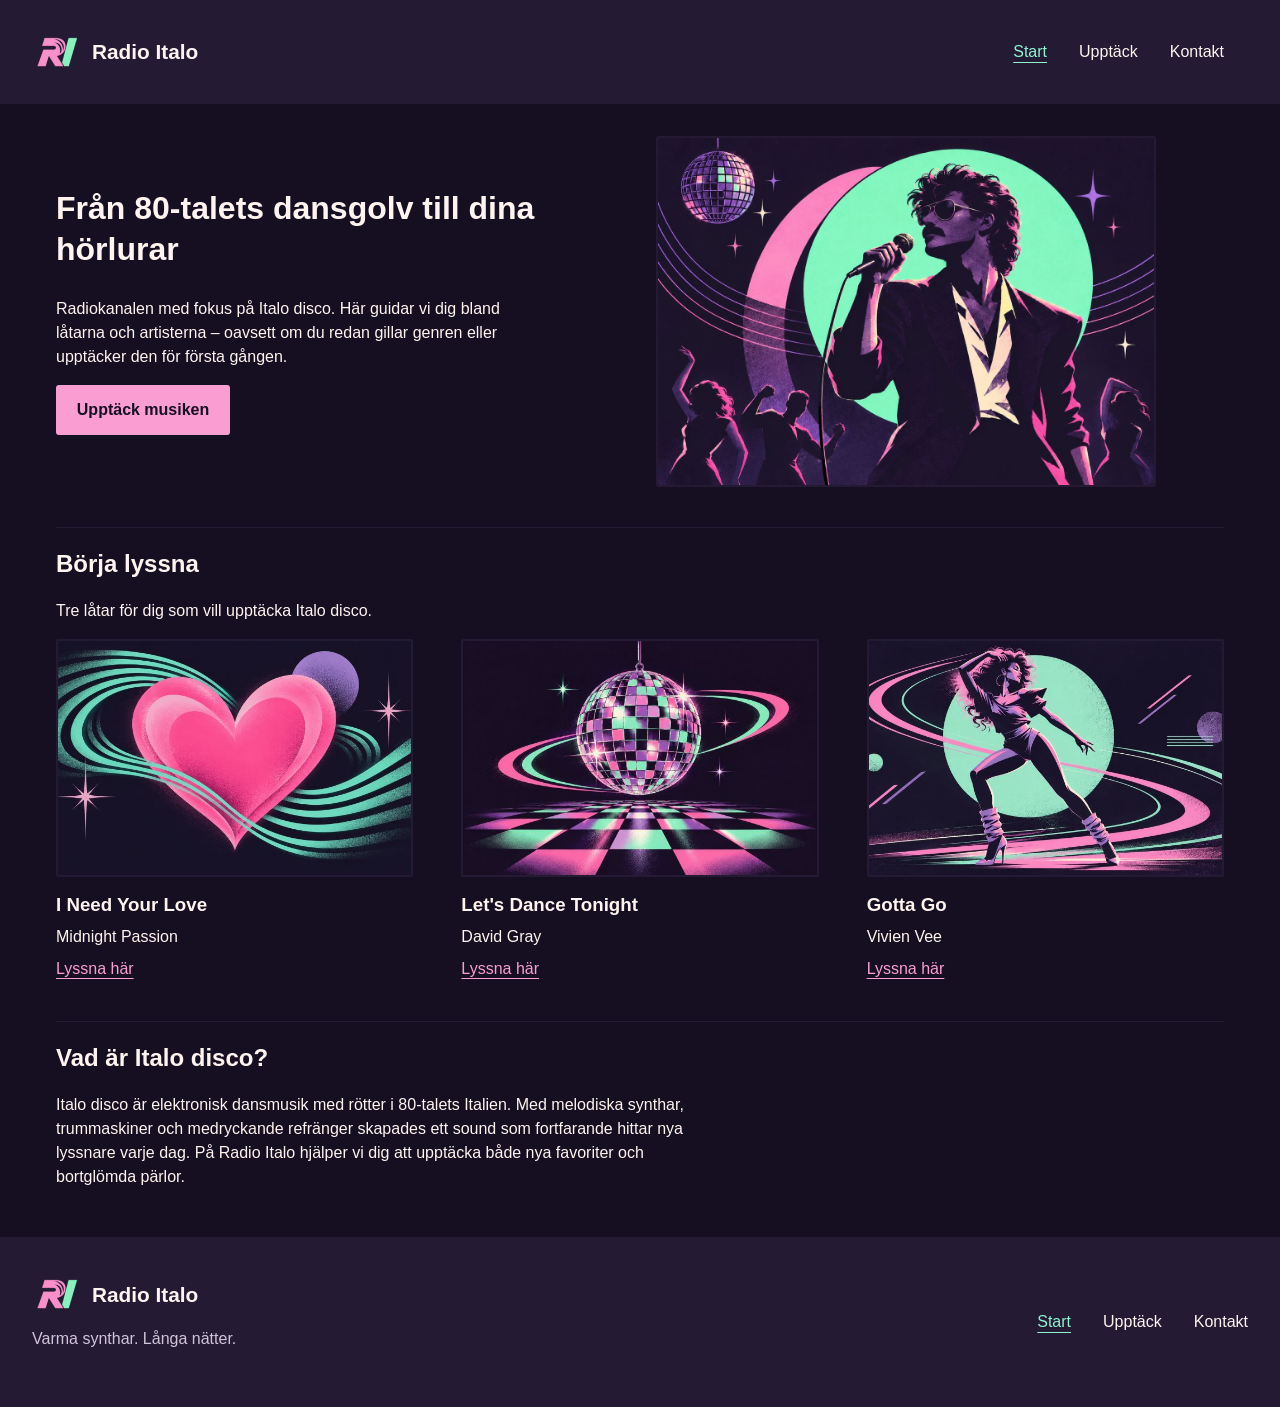
<file: index.html>
<!DOCTYPE html>
<html lang="sv">
<head>
    <meta charset="UTF-8">
    <meta name="viewport" content="width=device-width, initial-scale=1.0">
    <title>Radio Italo - Start</title>
    <link rel="icon" type="image/png" href="images/RI_logo.png">
    <link rel="stylesheet" href="css/style.css">
    <script src="js/script.js" defer></script>
</head>
<body>
    <!-- Sidhuvud med huvudnavigation.-->
    <header class="site-header">
        <a href="index.html" class="logo">
            <img src="images/RI_logo.png" alt="Logotyp" class="header-logo">
            <span>Radio Italo</span>
        </a>
        <!-- Menyknapp -->
        <button class="menu" type="button" aria-label="Öppna meny" aria-expanded="false" aria-controls="main-nav">☰</button>
        <!-- Huvudnavigation-->
        <nav id="main-nav" aria-label="Huvudnavigation">
            <ul class="list">
                <li>
                    <a href="index.html" aria-current="page">Start</a>
                </li>
                <li>
                    <a href="upptack.html">Upptäck</a>
                </li>
                <li>
                    <a href="kontakt.html">Kontakt</a>
                </li>
            </ul>
        </nav>
    </header>
    <!--Introduktion på startsidan-->
    <main>
        <section class="hero">
            <div class="hero-content">
                <h1 id="hero-heading">Från 80-talets dansgolv till dina hörlurar</h1>
                <p>Radiokanalen med fokus på Italo disco. Här guidar vi dig bland låtarna och artisterna – oavsett om du redan gillar
                    genren eller upptäcker den för första gången.
                </p>
                <a class="button" href="upptack.html">Upptäck musiken</a>
            </div>
            <img class="hero-img" src="images/hero-img.jpg" alt="Sångare med mikrofon och solglasögon">
        </section>
        <!--Sektion med tre musiktips-->
        <section class="music-tips">
            <h2>Börja lyssna</h2>
            <p>Tre låtar för dig som vill upptäcka Italo disco.</p>
            <div class="music-list">
                <article class="music-card">
                    <img src="images/music-card1.jpg" alt="Ett hjärta">
                    <h3>I Need Your Love</h3>
                    <p>Midnight Passion</p>
                    <a href="upptack.html#i-need-your-love">Lyssna här</a>
                </article>
                <article class="music-card">
                    <img src="images/music-card2.jpg" alt="En discokula">
                    <h3>Let's Dance Tonight</h3>
                    <p>David Gray</p>
                    <a href="upptack.html#lets-dance-tonight">Lyssna här</a>
                </article>
                <article class="music-card">
                    <img src="images/music-card3.jpg" alt="En dansande person">
                    <h3>Gotta Go</h3>
                    <p>Vivien Vee</p>
                    <a href="upptack.html#gotta-go">Lyssna här</a>
                </article>
            </div>
        </section>
        <!--Information om musikgenren-->
        <section class="about-italo">
            <h2>Vad är Italo disco?</h2>
            <p>
                Italo disco är elektronisk dansmusik med rötter i
                80-talets Italien. Med melodiska synthar, trummaskiner
                och medryckande refränger skapades ett sound som fortfarande
                hittar nya lyssnare varje dag. På Radio Italo hjälper vi dig att
                upptäcka både nya favoriter och bortglömda pärlor.
            </p>
        </section>
    </main>
    <!--Sidfot-->
    <footer class="site-footer">
        <a class="logo" href="index.html">
            <img src="images/RI_logo.png" alt="Logotyp" class="footer-logo">
            <span>Radio Italo</span>
        </a>
        <p>Varma synthar. Långa nätter.</p>

        <!--Sidfotens navigering-->
        <nav aria-label="Sidfotsnavigation">
            <ul class="footer-links">
                <li>
                    <a href="index.html" aria-current="page">Start</a>
                </li>
                <li>
                    <a href="upptack.html">Upptäck</a>
                </li>
                <li>
                    <a href="kontakt.html">Kontakt</a>
                </li>
            </ul>
        </nav>
    </footer>
</body>
</html>
</file>
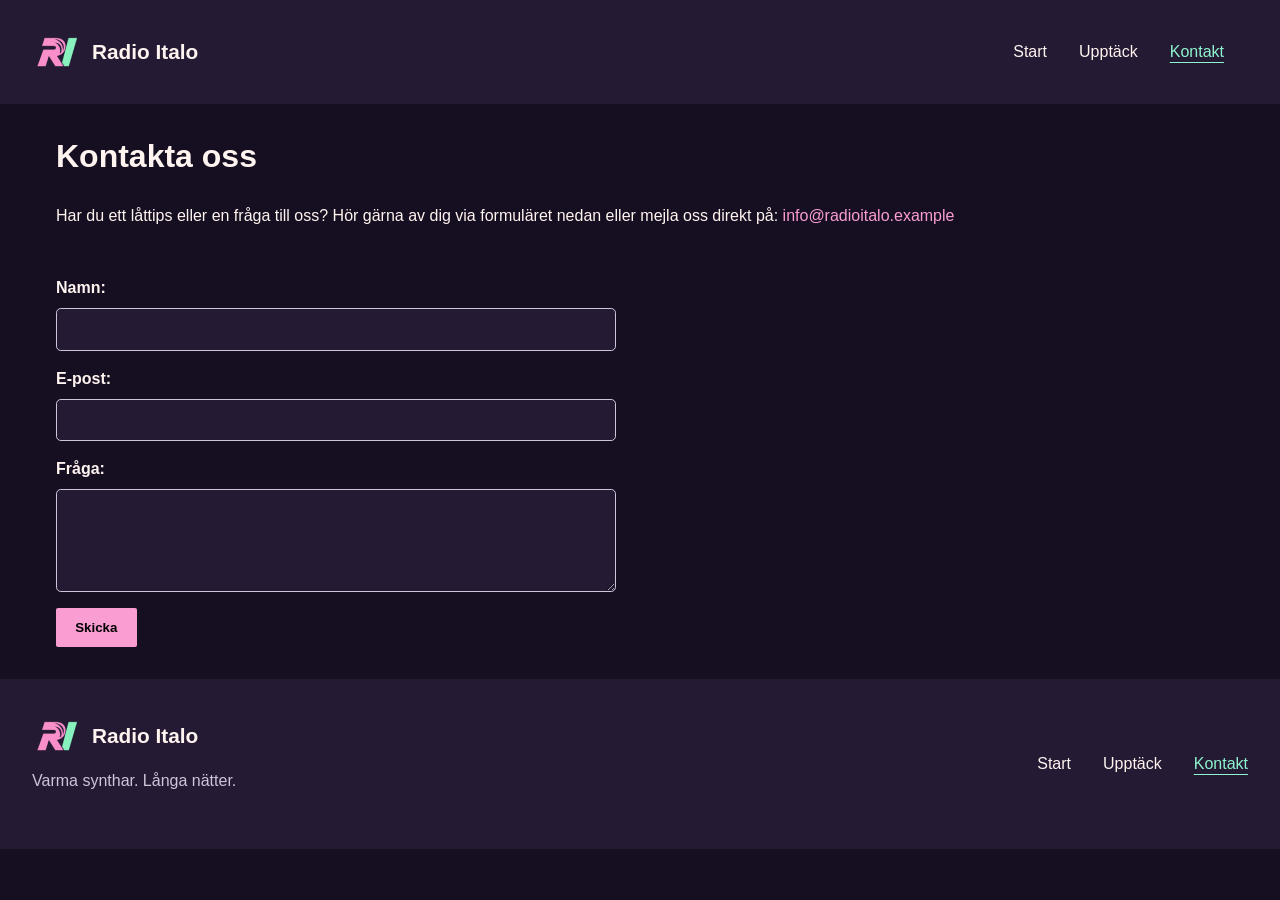
<file: kontakt.html>
<!DOCTYPE html>
<html lang="sv">
<head>
    <meta charset="UTF-8">
    <meta name="viewport" content="width=device-width, initial-scale=1.0">
    <title>Radio Italo - Kontakt</title>
    <link rel="icon" type="image/png" href="images/RI_logo.png">
    <link rel="stylesheet" href="css/style.css">
    <script src="js/script.js" defer></script>
</head>
<body>
    <!-- Sidhuvud med huvudnavigation.-->
    <header class="site-header">
        <a href="index.html" class="logo">
            <img src="images/RI_logo.png" alt="Logotyp" class="header-logo">
            <span>Radio Italo</span> 
        </a>
        <button class="menu" type="button" aria-label="Öppna meny" aria-expanded="false" aria-controls="main-nav">☰</button>
        <nav id="main-nav" aria-label="Huvudnavigation">
            <ul class="list">
                <li>
                    <a href="index.html">Start</a>
                </li>
                <li>
                    <a href="upptack.html">Upptäck</a>
                </li>
                <li>
                    <a href="kontakt.html" aria-current="page">Kontakt</a>
                </li>
            </ul>
        </nav>
    </header>
    <main>
        <!--Kontaktformulär och kontaktuppgifter-->
        <section class="contact">
            <h1>Kontakta oss</h1>
            <p>Har du ett låttips eller en fråga till oss? Hör gärna av dig via formuläret nedan eller mejla oss direkt på: <a href="mailto:info@radioitalo.example" class="contact-email">info@radioitalo.example</a></p>
            <form id="contact-form" novalidate>
                <ul id="form-error"></ul>
                <label for="name">Namn:</label>
                <input type="text" id="name" name="name">
                <label for="email">E-post:</label>
                <input type="email" id="email" name="email">
                <label for="message">Fråga:</label>
                <textarea id="message" name="message" rows="5"></textarea>
                <button type="submit">Skicka</button>
            </form>
        </section>
    </main>
        <!--Sidfot-->
    <footer class="site-footer">
        <a class="logo" href="index.html">
            <img src="images/RI_logo.png" alt="Logotyp" class="footer-logo">
            <span>Radio Italo</span>
        </a>
        <p>Varma synthar. Långa nätter.</p>

        <!--Sidfotens navigering-->
        <nav aria-label="Sidfotsnavigation">
            <ul class="footer-links">
                <li>
                    <a href="index.html">Start</a>
                </li>
                <li>
                    <a href="upptack.html">Upptäck</a>
                </li>
                <li>
                    <a href="kontakt.html" aria-current="page">Kontakt</a>
                </li>
            </ul>
        </nav>
    </footer>
</body>
</html>
</file>
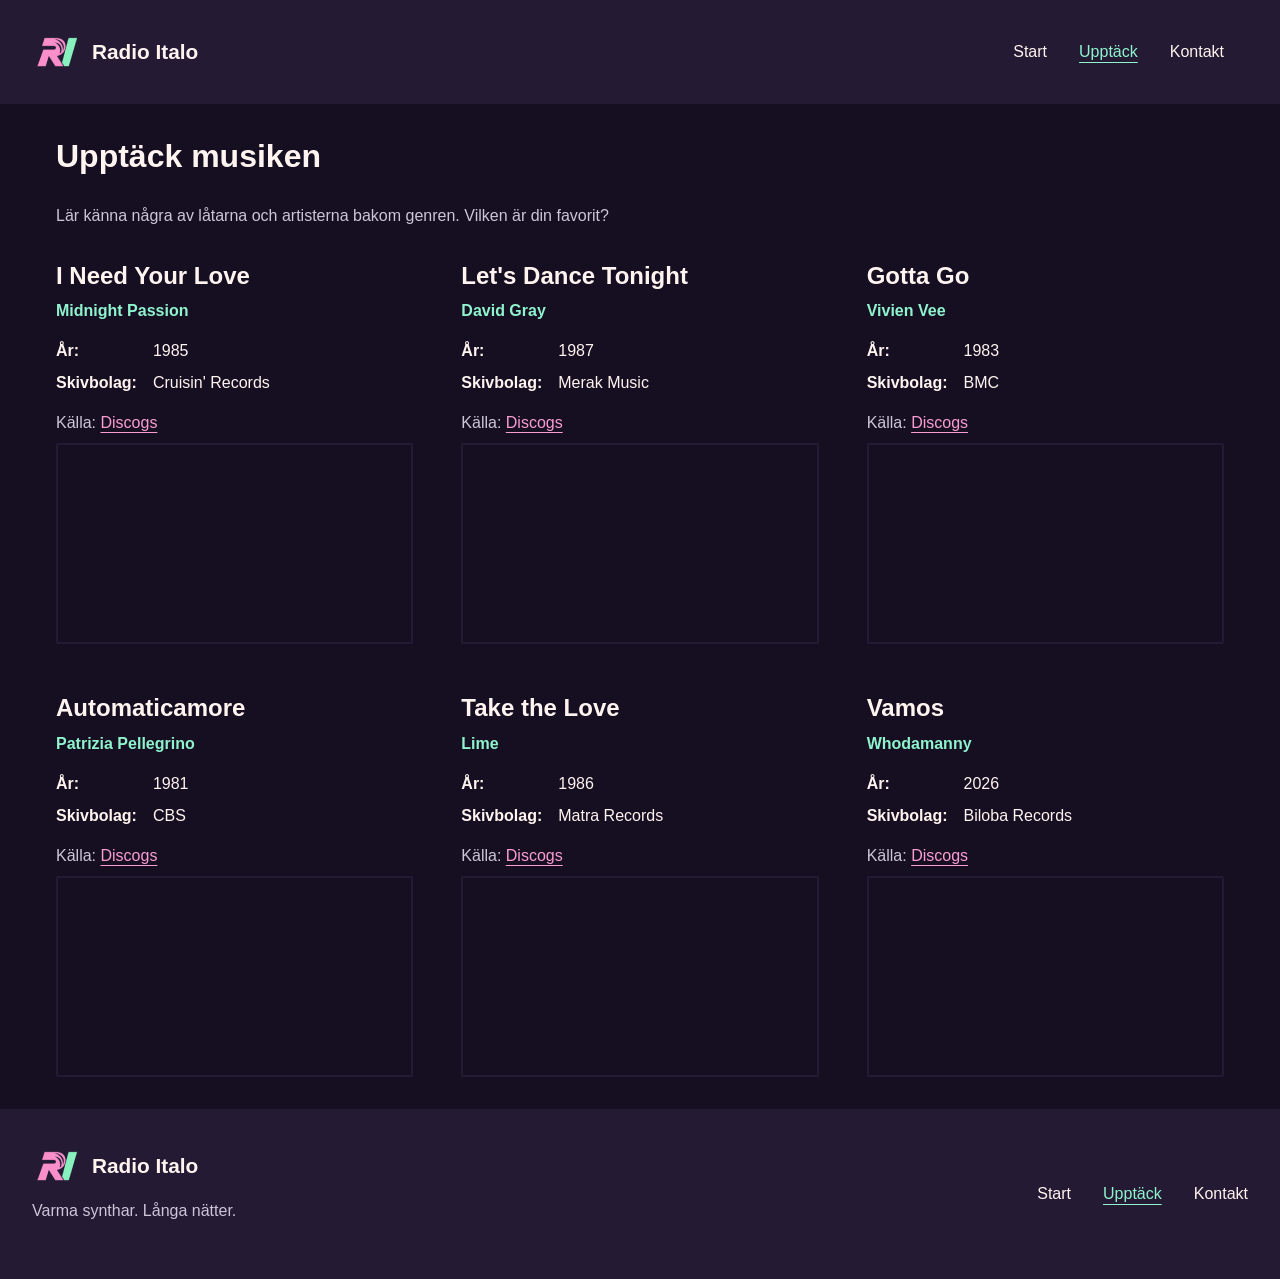
<file: upptack.html>
<!DOCTYPE html>
<html lang="sv">
<head>
    <meta charset="UTF-8">
    <meta name="viewport" content="width=device-width, initial-scale=1.0">
    <title>Radio Italo - Upptäck</title>
    <link rel="icon" type="image/png" href="images/RI_logo.png">
    <link rel="stylesheet" href="css/style.css">
    <script src="js/script.js" defer></script>
</head>
<body>
    <!-- Sidhuvud med huvudnavigation.-->
    <header class="site-header">
        <a href="index.html" class="logo">
            <img src="images/RI_logo.png" alt="Logotyp" class="header-logo">
            <span>Radio Italo</span>
        </a>
        <button class="menu" type="button" aria-label="Öppna meny" aria-expanded="false" aria-controls="main-nav">☰</button>
        <nav id="main-nav" aria-label="Huvudnavigation">
            <ul class="list">
                <li>
                    <a href="index.html">Start</a>
                </li>
                <li>
                    <a href="upptack.html" aria-current="page">Upptäck</a>
                </li>
                <li>
                    <a href="kontakt.html">Kontakt</a>
                </li>
            </ul>
        </nav>
    </header>
    <main>
        <section class="discover-music">
            <h1>Upptäck musiken</h1>
            <p>Lär känna några av låtarna och artisterna bakom genren. Vilken är din favorit?</p>
            <!-- Sektion med låtar och information -->
            <div class="music-list">
                <article class="music-card" id="i-need-your-love">
                    <h2>I Need Your Love</h2>
                    <p class="artist">Midnight Passion</p>
                    <dl class="song-fact">
                        <dt>År:</dt>
                        <dd>1985</dd>
                        <dt>Skivbolag:</dt>
                        <dd>Cruisin' Records</dd>
                    </dl>
                    <p class="song-source">Källa: <a href="https://www.discogs.com/master/117682-Midnight-Passion-I-Need-Your-Love">Discogs</a></p>
                    <iframe width="320" height="200" src="https://www.youtube.com/embed/j6YNVhlaxiQ" title="YouTube video player" allow="accelerometer; autoplay; clipboard-write; encrypted-media; gyroscope; picture-in-picture; web-share" referrerpolicy="strict-origin-when-cross-origin" allowfullscreen></iframe>
                </article>
                <article class="music-card" id="lets-dance-tonight">
                    <h2>Let's Dance Tonight</h2>
                    <p class="artist">David Gray</p>
                    <dl class="song-fact">
                        <dt>År:</dt>
                        <dd>1987</dd>
                        <dt>Skivbolag:</dt>
                        <dd>Merak Music</dd>
                    </dl>
                    <p class="song-source">Källa: <a href="https://www.discogs.com/release/122485-David-Gray-Lets-Dance-Tonight">Discogs</a></p>
                    <iframe width="320" height="200" src="https://www.youtube.com/embed/QTrmfC1-eEU" title="YouTube video player" allow="accelerometer; autoplay; clipboard-write; encrypted-media; gyroscope; picture-in-picture; web-share" referrerpolicy="strict-origin-when-cross-origin" allowfullscreen></iframe>
                </article>
                <article class="music-card" id="gotta-go">
                    <h2>Gotta Go</h2>
                    <p class="artist">Vivien Vee</p>
                    <dl class="song-fact">
                        <dt>År:</dt>
                        <dd>1983</dd>
                        <dt>Skivbolag:</dt>
                        <dd>BMC</dd>
                    </dl>
                    <p class="song-source">Källa: <a href="https://www.discogs.com/release/211742-Vivien-Vee-Just-For-Me-Gotta-Go">Discogs</a></p>
                    <iframe width="320" height="200" src="https://www.youtube.com/embed/eqWaCqzXAQQ" title="YouTube video player" allow="accelerometer; autoplay; clipboard-write; encrypted-media; gyroscope; picture-in-picture; web-share" referrerpolicy="strict-origin-when-cross-origin" allowfullscreen></iframe>
                </article>
                <article class="music-card">
                    <h2>Automaticamore</h2>
                    <p class="artist">Patrizia Pellegrino</p>
                    <dl class="song-fact">
                        <dt>År:</dt>
                        <dd>1981</dd>
                        <dt>Skivbolag:</dt>
                        <dd>CBS</dd>
                    </dl>
                    <p class="song-source">Källa: <a href="https://www.discogs.com/release/2398088-Patrizia-Pellegrino-Automaticamore">Discogs</a></p>
                    <iframe width="320" height="200" src="https://www.youtube.com/embed/0mY27CVaNik" title="YouTube video player" allow="accelerometer; autoplay; clipboard-write; encrypted-media; gyroscope; picture-in-picture; web-share" referrerpolicy="strict-origin-when-cross-origin" allowfullscreen></iframe>
                </article>
                <article class="music-card">
                    <h2>Take the Love</h2>
                    <p class="artist">Lime</p>
                    <dl class="song-fact">
                        <dt>År:</dt>
                        <dd>1986</dd>
                        <dt>Skivbolag:</dt>
                        <dd>Matra Records</dd>
                    </dl>
                    <p class="song-source">Källa: <a href="https://www.discogs.com/release/155386-Lime-Take-The-Love">Discogs</a></p>
                    <iframe width="320" height="200" src="https://www.youtube.com/embed/9Hd5kYRCXeU" title="YouTube video player" allow="accelerometer; autoplay; clipboard-write; encrypted-media; gyroscope; picture-in-picture; web-share" referrerpolicy="strict-origin-when-cross-origin" allowfullscreen></iframe>
                </article>
                <article class="music-card">
                    <h2>Vamos</h2>
                    <p class="artist">Whodamanny</p>
                    <dl class="song-fact">
                        <dt>År:</dt>
                        <dd>2026</dd>
                        <dt>Skivbolag:</dt>
                        <dd>Biloba Records</dd>
                    </dl>
                    <p class="song-source">Källa: <a href="https://www.discogs.com/release/37604979-Whodamanny-Vamos">Discogs</a></p>
                    <iframe width="320" height="200" src="https://www.youtube.com/embed/q5F3V-JeZFs" title="YouTube video player" allow="accelerometer; autoplay; clipboard-write; encrypted-media; gyroscope; picture-in-picture; web-share" referrerpolicy="strict-origin-when-cross-origin" allowfullscreen></iframe>
                </article>
            </div>
        </section>
    </main>
        <!--Sidfot-->
    <footer class="site-footer">
        <a class="logo" href="index.html">
            <img src="images/RI_logo.png" alt="Logotyp" class="footer-logo">
            <span>Radio Italo</span>
        </a>
        <p>Varma synthar. Långa nätter.</p>

        <!--Sidfotens navigering-->
        <nav aria-label="Sidfotsnavigation">
            <ul class="footer-links">
                <li>
                    <a href="index.html">Start</a>
                </li>
                <li>
                    <a href="upptack.html" aria-current="page">Upptäck</a>
                </li>
                <li>
                    <a href="kontakt.html">Kontakt</a>
                </li>
            </ul>
        </nav>
    </footer>
</body>
</html>
</file>
<file: css/style.css>
* {
    box-sizing: border-box;
}

body {
    margin: 0;
    font-family: Arial, Helvetica, sans-serif;
    color: #FFF4EF;
    background-color: #160f22;
    line-height: 1.5;
}

iframe {
    border: 2px solid #241a34;
    max-width: 100%;
    border-radius: 2px;
}

img {
    display: block;
    height: auto;
    max-width: 100%;
}
/* CSS för sidhuvud */
.site-header {
    display: flex;
    justify-content: space-between;
    align-items: center;
    flex-wrap: wrap;
    background-color: #241a34;
    gap: 1rem;
    padding: 1rem;
}
/* CSS för logotyp */
.logo {
    color: #FFF4EF;
    text-decoration: none;
    font-weight: bold;
    font-size: 1.3rem;
    display: inline-flex;
    align-items: center;
    gap: 10px;
}
.header-logo {
    height: 50px;
    width: 50px;
    object-fit: contain;
}
/* CSS för meny */
.menu {
    border: 0;
    padding: 1rem;
    color: #FFF4EF;
    background: transparent;
    font-size: 1.7rem;
    cursor: pointer;
}
/* CSS för huvudnavigation */
#main-nav {
    width: 100%;
    display: none;
}
#main-nav.is-open {
    display: block;
}

.list {
    display: flex;
    flex-direction: column;
    margin: 0;
    padding: 0;
    gap: 0.8rem;
    list-style: none;
}
.list a {
    text-decoration: none;
    color: #fff4ef
}
.list a:hover {
    color: #FA9DD2;
}
.list a[aria-current="page"] {
    text-decoration: underline;
    color: #8ff4ce;
    text-underline-offset: 0.3rem;
}
/* CSS för huvudinneållet */
main {
    margin: 0 auto;
    padding: 2rem 1rem;
    max-width: 1200px;
}
main > section + section {
    margin-top: 2.5rem;
    border-top: 1px solid #241a34;
}

h1 {
    margin-top: 0;
    font-size: 2rem;
}
h2 {
    font-size: 1.5rem;
}
p {
    margin-top: 0;
}
h1, h2, h3 {
    line-height: 1.3;
}
/* CSS för hero-sektionen */
.hero {
    display: flex;
    flex-direction: column;
    gap: 1.7rem;
}
.hero-content p {
    max-width: 30rem;
}
.hero-img {
    width: 100%;
    max-width: 500px;
    align-self: center;
}

.button {
    display: inline-block;
    text-decoration: none;
    font-weight: bold;
    color: #160f22;
    background-color: #FA9DD2;
    padding: 0.8rem 1.3rem;
    border-radius: 3px;
    transition-duration: 0.3s;
}
.button:hover {
    background-color: #8ff4ce;
}
.button:focus-visible {
    outline-offset: 3px;
    outline: 3px solid #8ff4ce;
}
/* CSS för låtkorten */
.music-list {
    display: grid;
    gap: 2.5rem;
    grid-template-columns: 1fr;
}
.music-card {
    min-width: 0;
}
.music-card img {
    width: 100%;
    object-fit: cover;
    margin-bottom: 1rem;
    aspect-ratio: 3 / 2;
}
.music-card h3 {
    margin: 0 0 0.5rem;
}
.music-card p {
    margin: 0 0 0.5rem;
}
.music-card a {
    color: #FA9DD2;
    margin: 0 0 0.5rem;
    text-underline-offset: 0.25rem;
    transition-duration: 0.3s;
}
.music-card a:hover {
    color: #8ff4ce;
}
/* CSS för informationssektionen */
.about-italo p {
    max-width: 40rem;
}
/* CSS för sidfot */
.site-footer {
    background-color: #241a34;
    padding: 2rem 1rem;
}
/* CSS för sidfotens logotyp */
.footer-logo {
    height: 50px;
    width: 50px;
    object-fit: contain;
}
.site-footer p {
    color: #cfc5d8;
    margin: 0.5rem 0 1.5rem;
}
.footer-links {
    display: flex;
    flex-direction: column;
    margin: 0;
    padding: 0;
    list-style: none;
    gap: 0.7rem;
}
.footer-links a {
    color: #fff4ef;
    text-decoration: none;
    transition-duration: 0.3s;
}
.footer-links a:hover {
    color: #FA9DD2;
}
.footer-links a[aria-current="page"] {
    color: #8ff4ce;
    text-underline-offset: 0.3rem;
    text-decoration: underline;
}

/* Anpassar YouTube-spelarna till kortens bredd */
.music-card iframe {
    display: block;
    width: 100%;
    aspect-ratio: 16 / 9;
    height: auto;
}
/* Styling för text under Upptäck */
.discover-music .music-card h2 {
    font-size: 1.5rem;
    margin: 0 0 0.5rem;
}
.discover-music .music-card p {
    color: #cfc5d8;
}
.discover-music .music-card .artist {
    color: #8ff4ce;
    font-weight: bold;
}
.discover-music > p {
    color: #cfc5d8;
    margin-bottom: 2rem;
}
/* CSS för musikfakta under Upptäck */
.song-fact {
    display: grid;
    grid-template-columns: auto 1fr;
    gap: 0.5rem 1rem;
    margin: 1rem 0;
}
.song-fact dt {
    font-weight: bold;
}
.song-fact dd {
    margin: 0;
}
/* CSS för kontaktformuläret */
#form-error {
    color: rgb(255, 76, 76);
}
.contact-email {
    color: #FA9DD2;
    text-decoration: none;
}
#contact-form {
    display: flex;
    flex-direction: column;
    max-width: 35rem;
}
#contact-form label {
    font-weight: bold;
    margin-bottom: 0.5rem;
}
#contact-form input, #contact-form textarea {
    width: 100%;
    box-sizing: border-box;
    padding: 0.8rem;
    border: 1px solid #cfc5d8;
    border-radius: 0.3rem;
    color:#cfc5d8;
    background-color: #241a34;
    margin-bottom: 1rem;
}
#contact-form input:focus-visible, #contact-form textarea:focus-visible {
    outline: 2px solid #8ff4ce;
    outline-offset: 2px;
}
/* CSS för knappen till kontaktformuläret */
#contact-form button {
    align-self: flex-start;
    border: 0;
    background-color: #FA9DD2;
    font-weight: bold;
    cursor: pointer;
    padding: 0.75rem 1.2rem;
    border-radius: 2px;
    transition-duration: 0.3s;
}
#contact-form button:hover {
    background-color: #8ff4ce;
}
#contact-form button:focus-visible {
    outline: 2px solid #8ff4ce;
}

/* CSS för större skärmar */

@media (min-width: 768px) {

/* Sidhuvud med navigation */
.site-header {
    flex-wrap: nowrap;
}
.menu {
    display: none;
}
#main-nav {
    width: auto;
    display: block;
}
#main-nav .list {
    display: flex;
    flex-direction: row;
    list-style: none;
    padding: 1.5rem;
    margin: 0;
    gap: 2rem;
}
/* Hero-sektion och knapp */
.hero {
    display: grid;
    align-items: center;
    grid-template-columns: repeat(2, minmax(0, 1fr));
    gap: 2rem;
}
.hero img {
    display: block;
    border: 2px solid #241a34;
    border-radius: 3px;
    width: 100%;
    height: auto;
    margin: 0;
}
/* CSS för låtkorten på större skärmar */
.music-list {
    display: grid;
    grid-template-columns: repeat(3, minmax(0, 1fr));
    gap: 3rem;
}
.music-card img {
    border: 2px solid #241a34;
    border-radius: 2px;
}
/* CSS för sidfot för större skärmar */
.site-footer {
    display: grid;
    grid-template-columns: 1fr auto;
    column-gap: 2rem;
    padding: 2rem;
}
.site-footer .logo {
    grid-column: 1;
    grid-row: 1;
}
.site-footer > p {
    grid-column: 1;
}
.site-footer nav {
    grid-column: 2;
    grid-row: 1 / 3;
    align-self: center;
}
.footer-links {
    flex-direction: row;
    gap: 2rem;
}
.site-header, .site-footer {
    padding-inline: 2rem;
}

}
</file>
